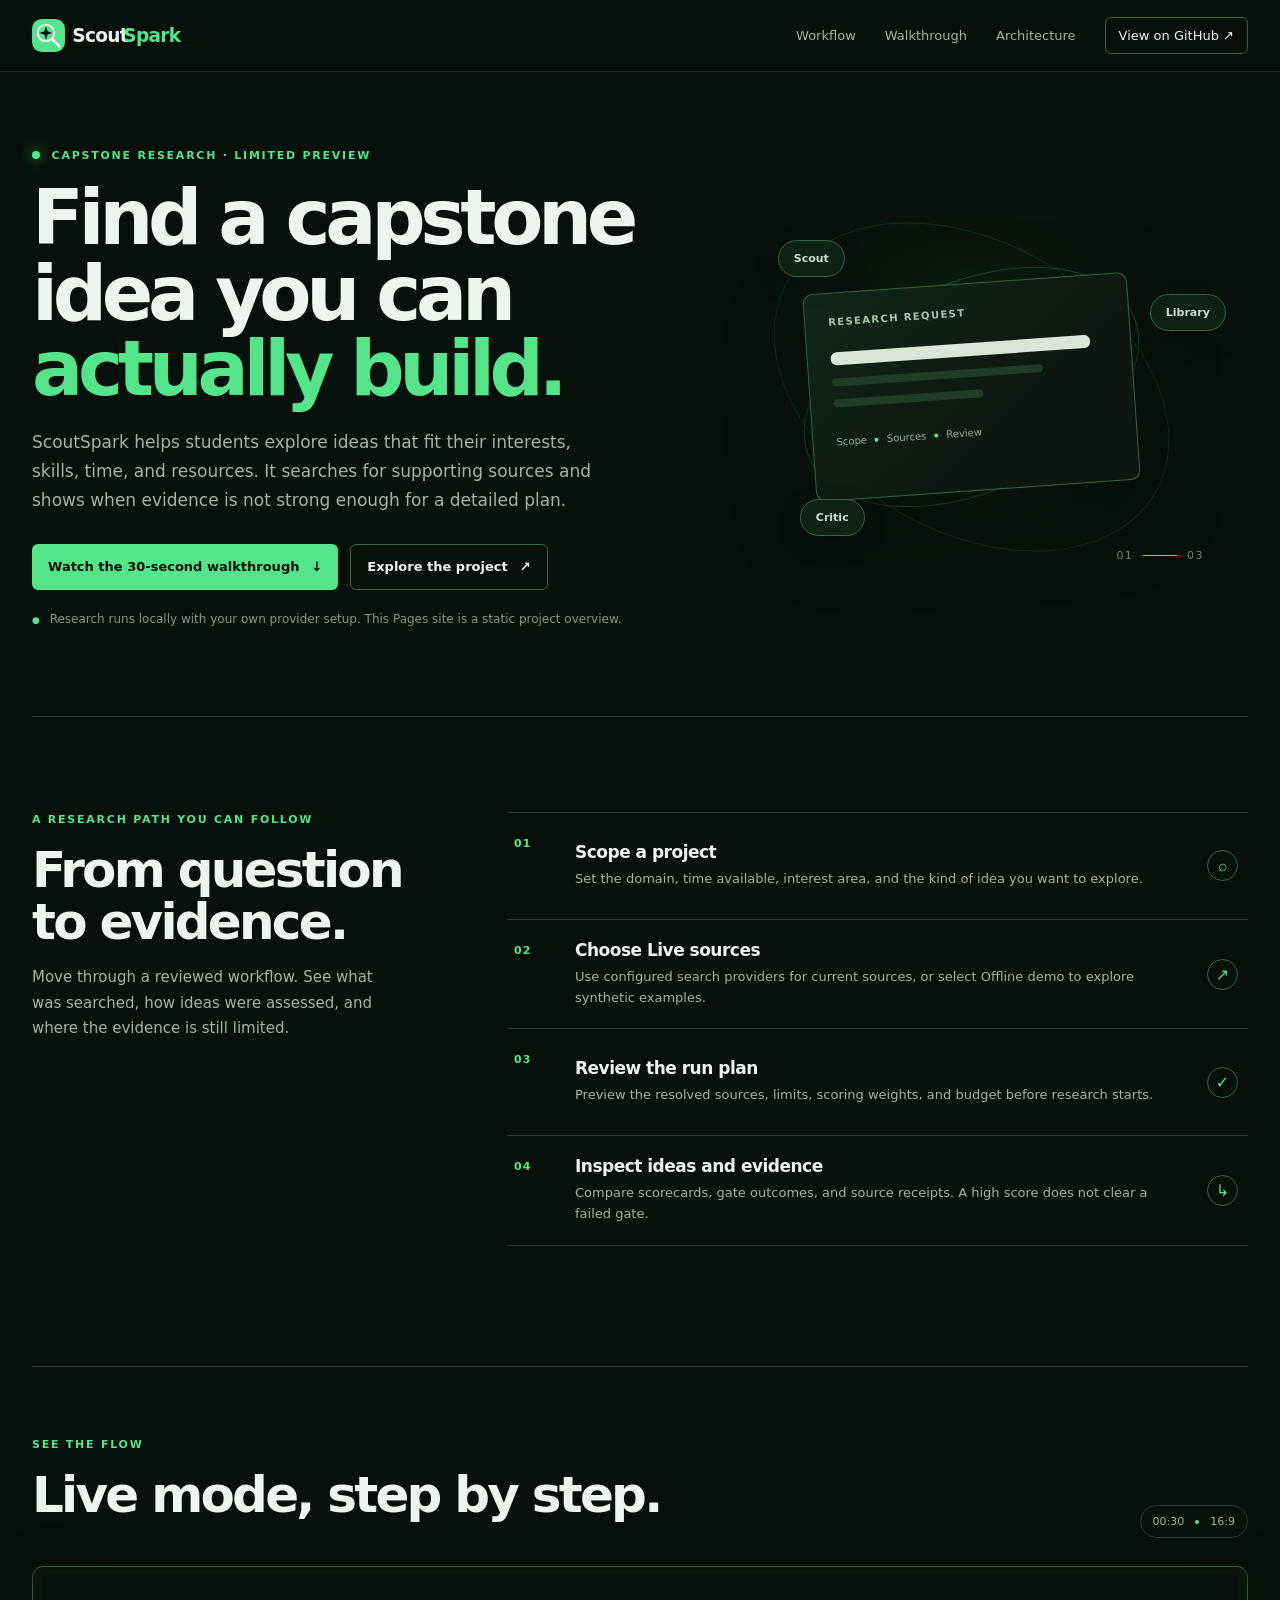
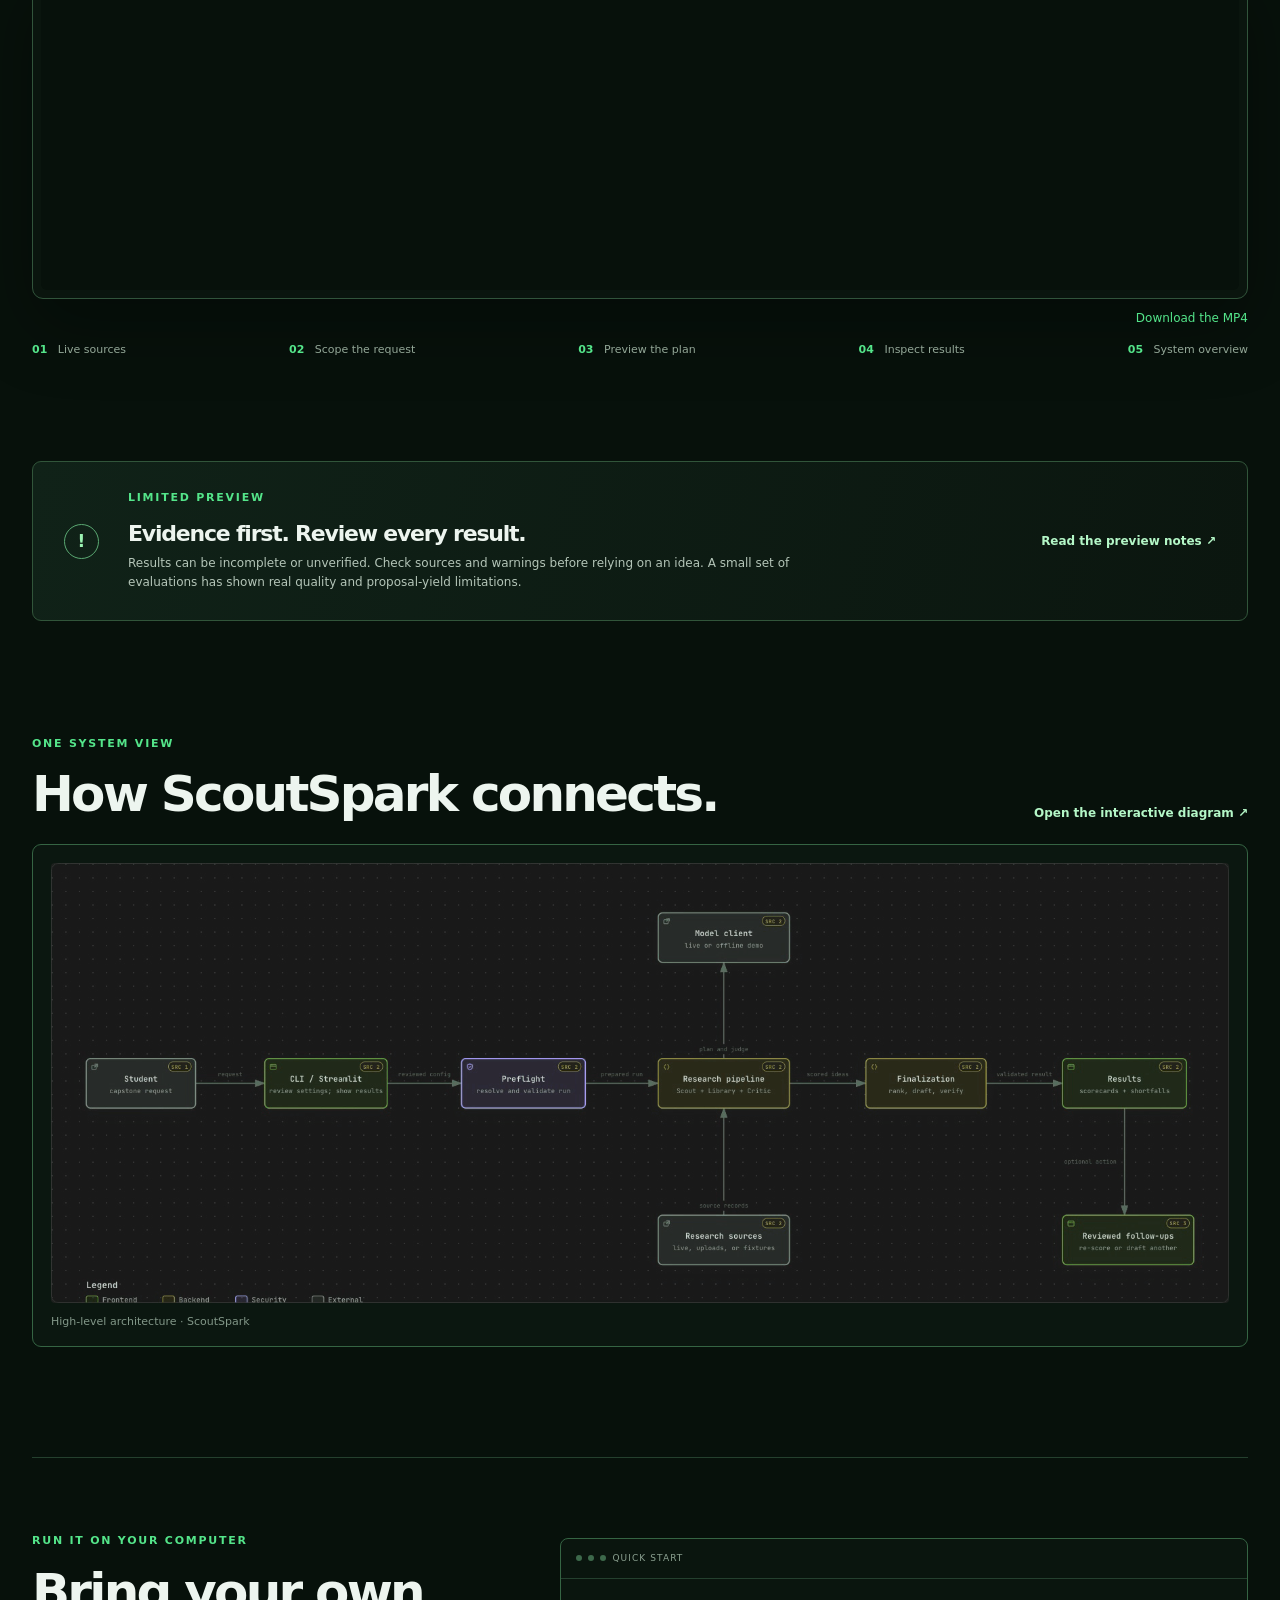
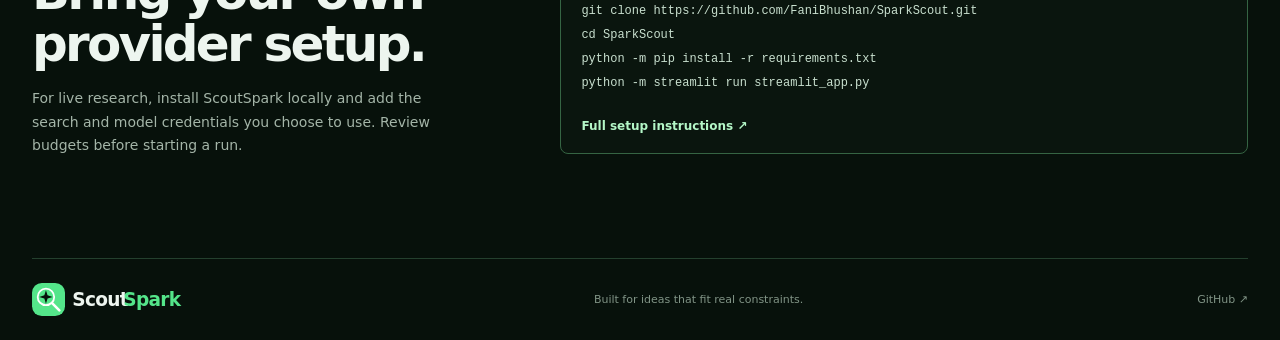
<file: site/index.html>
<!doctype html>
<html lang="en">
  <head>
    <meta charset="utf-8">
    <meta name="viewport" content="width=device-width, initial-scale=1">
    <meta name="theme-color" content="#07110b">
    <meta name="description" content="ScoutSpark helps students explore capstone ideas that fit their interests, skills, time, and resources—with sources and reviewable evidence.">
    <title>ScoutSpark — Find a capstone idea you can build</title>
    <link rel="stylesheet" href="styles.css">
  </head>
  <body>
    <header class="site-header">
      <a class="brand" href="#top" aria-label="ScoutSpark home"><img class="brand-logo" src="assets/scoutspark-logo.svg" alt=""></a>
      <nav aria-label="Main navigation">
        <a href="#workflow">Workflow</a>
        <a href="#walkthrough">Walkthrough</a>
        <a href="#architecture">Architecture</a>
        <a class="nav-cta" href="https://github.com/FaniBhushan/SparkScout">View on GitHub <span aria-hidden="true">↗</span></a>
      </nav>
    </header>

    <main id="top">
      <section class="hero wrap">
        <div class="hero-copy">
          <p class="eyebrow"><span class="pulse" aria-hidden="true"></span> CAPSTONE RESEARCH · LIMITED PREVIEW</p>
          <h1>Find a capstone idea you can <span>actually build.</span></h1>
          <p class="hero-deck">ScoutSpark helps students explore ideas that fit their interests, skills, time, and resources. It searches for supporting sources and shows when evidence is not strong enough for a detailed plan.</p>
          <div class="hero-actions">
            <a class="button button-primary" href="#walkthrough">Watch the 30-second walkthrough <span aria-hidden="true">↓</span></a>
            <a class="button button-secondary" href="https://github.com/FaniBhushan/SparkScout">Explore the project <span aria-hidden="true">↗</span></a>
          </div>
          <p class="local-note"><span aria-hidden="true">●</span> Research runs locally with your own provider setup. This Pages site is a static project overview.</p>
        </div>
        <div class="hero-visual" aria-hidden="true">
          <div class="orbit orbit-one"></div><div class="orbit orbit-two"></div>
          <div class="idea-card">
            <span class="card-tag">RESEARCH REQUEST</span>
            <span class="card-rule rule-long"></span><span class="card-rule"></span><span class="card-rule rule-short"></span>
            <div class="card-footer"><span>Scope</span><span class="tiny-dot"></span><span>Sources</span><span class="tiny-dot"></span><span>Review</span></div>
          </div>
          <div class="node node-scout">Scout</div><div class="node node-library">Library</div><div class="node node-critic">Critic</div>
          <div class="hero-index">01 <i></i> 03</div>
        </div>
      </section>

      <section class="workflow wrap" id="workflow">
        <div class="section-intro">
          <p class="eyebrow">A RESEARCH PATH YOU CAN FOLLOW</p>
          <h2>From question<br>to evidence.</h2>
          <p>Move through a reviewed workflow. See what was searched, how ideas were assessed, and where the evidence is still limited.</p>
        </div>
        <div class="steps">
          <article class="step step-one"><span class="step-number">01</span><div><h3>Scope a project</h3><p>Set the domain, time available, interest area, and the kind of idea you want to explore.</p></div><span class="step-glyph" aria-hidden="true">⌕</span></article>
          <article class="step step-two"><span class="step-number">02</span><div><h3>Choose Live sources</h3><p>Use configured search providers for current sources, or select Offline demo to explore synthetic examples.</p></div><span class="step-glyph" aria-hidden="true">↗</span></article>
          <article class="step step-three"><span class="step-number">03</span><div><h3>Review the run plan</h3><p>Preview the resolved sources, limits, scoring weights, and budget before research starts.</p></div><span class="step-glyph" aria-hidden="true">✓</span></article>
          <article class="step step-four"><span class="step-number">04</span><div><h3>Inspect ideas and evidence</h3><p>Compare scorecards, gate outcomes, and source receipts. A high score does not clear a failed gate.</p></div><span class="step-glyph" aria-hidden="true">↳</span></article>
        </div>
      </section>

      <section class="walkthrough wrap" id="walkthrough">
        <div class="walkthrough-heading">
          <div><p class="eyebrow">SEE THE FLOW</p><h2>Live mode, step by step.</h2></div>
          <span class="duration">00:30 <i></i> 16:9</span>
        </div>
        <div class="video-shell">
          <iframe width="560" height="315" src="https://www.youtube.com/embed/FoZ9eNeRXFE?si=dSEj3HzJXJ0ZtR2E" title="ScoutSpark 30-second live research walkthrough" frameborder="0" allow="accelerometer; autoplay; clipboard-write; encrypted-media; gyroscope; picture-in-picture; web-share" referrerpolicy="strict-origin-when-cross-origin" allowfullscreen></iframe>
        </div>
        <p class="video-download"><a href="assets/scoutspark-walkthrough.mp4">Download the MP4</a></p>
        <div class="video-caption"><span><b>01</b> Live sources</span><span><b>02</b> Scope the request</span><span><b>03</b> Preview the plan</span><span><b>04</b> Inspect results</span><span><b>05</b> System overview</span></div>
      </section>

      <section class="preview-note wrap">
        <div class="notice-icon" aria-hidden="true">!</div>
        <div><p class="eyebrow">LIMITED PREVIEW</p><h2>Evidence first. Review every result.</h2><p>Results can be incomplete or unverified. Check sources and warnings before relying on an idea. A small set of evaluations has shown real quality and proposal-yield limitations.</p></div>
        <a href="https://github.com/FaniBhushan/SparkScout/blob/main/docs/v2-limited-preview-2026-10-08.md">Read the preview notes <span aria-hidden="true">↗</span></a>
      </section>

      <section class="architecture wrap" id="architecture">
        <div class="architecture-heading"><div><p class="eyebrow">ONE SYSTEM VIEW</p><h2>How ScoutSpark connects.</h2></div><a class="text-link" href="https://github.com/FaniBhushan/SparkScout/blob/main/docs/media/scoutspark-architecture-high-level.html">Open the interactive diagram <span aria-hidden="true">↗</span></a></div>
        <figure class="architecture-frame"><img src="assets/high-level-architecture.png" alt="High-level ScoutSpark flow: student request, Streamlit interface, preflight, research pipeline, finalization, and results, with model and source inputs."><figcaption>High-level architecture · ScoutSpark</figcaption></figure>
      </section>

      <section class="start wrap">
        <div><p class="eyebrow">RUN IT ON YOUR COMPUTER</p><h2>Bring your own<br>provider setup.</h2><p>For live research, install ScoutSpark locally and add the search and model credentials you choose to use. Review budgets before starting a run.</p></div>
        <div class="start-card"><span class="terminal-label"><i></i><i></i><i></i> QUICK START</span><code>git clone https://github.com/FaniBhushan/SparkScout.git<br>cd SparkScout<br>python -m pip install -r requirements.txt<br>python -m streamlit run streamlit_app.py</code><a class="text-link" href="https://github.com/FaniBhushan/SparkScout#try-it-on-your-computer">Full setup instructions <span aria-hidden="true">↗</span></a></div>
      </section>
    </main>

    <footer class="site-footer wrap"><a class="brand" href="#top" aria-label="ScoutSpark home"><img class="brand-logo" src="assets/scoutspark-logo.svg" alt=""></a><span>Built for ideas that fit real constraints.</span><a href="https://github.com/FaniBhushan/SparkScout">GitHub <span aria-hidden="true">↗</span></a></footer>
  </body>
</html>
</file>
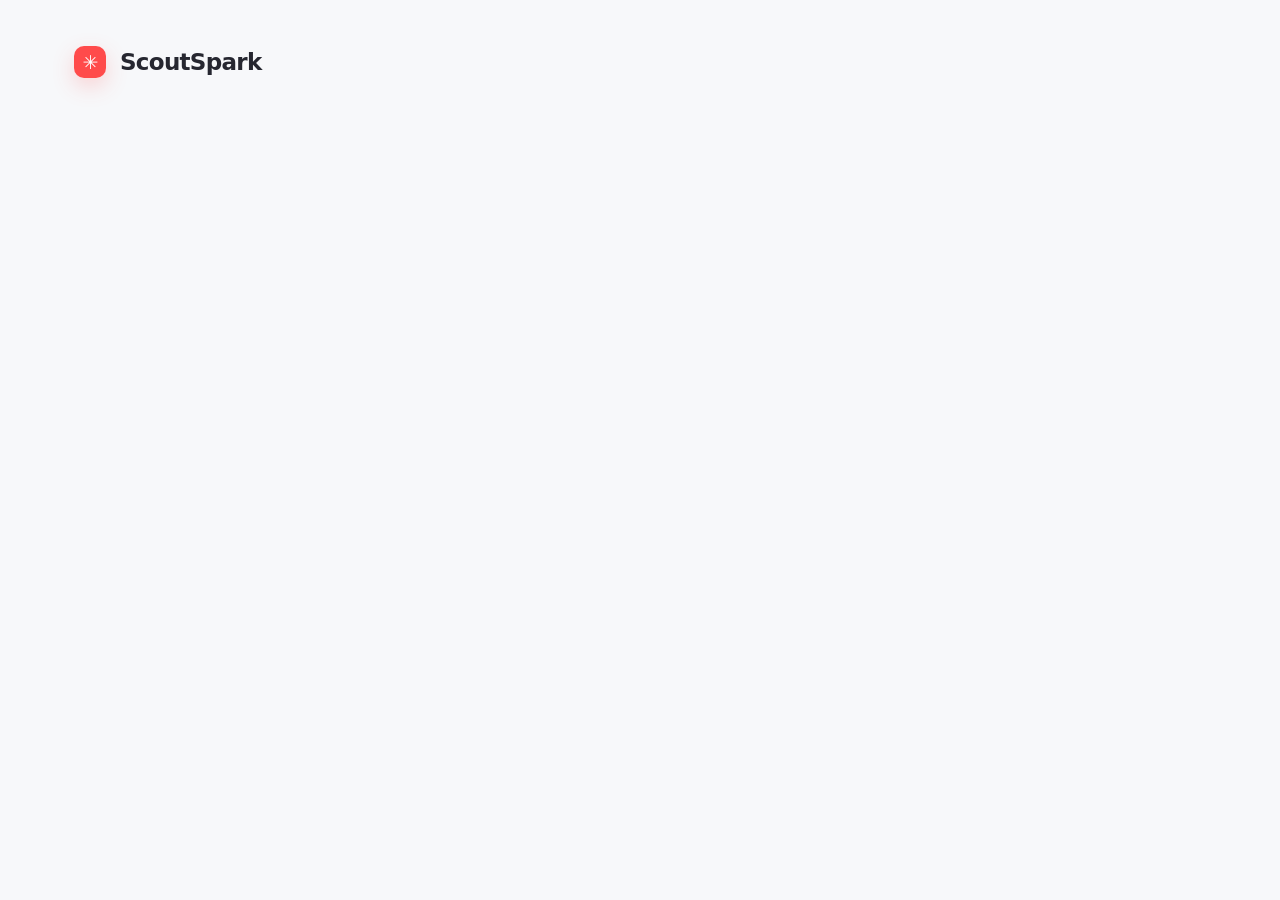
<file: brag-output-2026-10-04-181129/composition/index.html>
<!DOCTYPE html>
<html lang="en">
  <head>
    <meta charset="UTF-8">
    <meta name="viewport" content="width=1920, height=1080">
    <title>ScoutSpark — Capstone ideas, carefully reviewed</title>
    <script src="https://cdn.jsdelivr.net/npm/gsap@3.14.2/dist/gsap.min.js"></script>
    <style>
      * { box-sizing: border-box; }
      html, body { margin: 0; width: 100%; height: 100%; overflow: hidden; }
      body { background: #f7f8fa; color: #262730; font-family: Inter, ui-sans-serif, system-ui, -apple-system, sans-serif; }
      #root { position: relative; width: 100%; height: 100%; overflow: hidden; }
      .clip { position: absolute; inset: 0; display: flex; align-items: center; justify-content: center; }
      .scene { width: 100%; height: 100%; padding: 70px 130px; background-color: #f7f8fa; }
      .scene-mark { position: absolute; top: 46px; left: 74px; display: flex; align-items: center; gap: 14px; font-size: 23px; font-weight: 750; letter-spacing: -0.7px; }
      .spark { width: 32px; height: 32px; border-radius: 10px; background: #ff4b4b; display: grid; place-items: center; color: white; font-size: 19px; box-shadow: 0 8px 22px rgba(255,75,75,.22); }
      .quiet { position: absolute; right: 78px; top: 52px; color: #667085; font-size: 17px; letter-spacing: .02em; }
      .hero-layout { width: 100%; height: 100%; display: grid; grid-template-columns: 0.9fr 1.1fr; align-items: center; gap: 80px; }
      .hero-kicker { color: #ca4242; font-size: 18px; font-weight: 700; letter-spacing: .11em; text-transform: uppercase; margin-bottom: 24px; }
      h1 { font-size: 80px; line-height: 1.03; letter-spacing: -4.5px; max-width: 750px; font-weight: 760; margin: 0; }
      .hero-sub { color: #667085; font-size: 25px; line-height: 1.5; margin-top: 28px; max-width: 640px; }
      .hero-rule { display: flex; align-items: center; gap: 13px; margin-top: 36px; color: #555e6d; font-size: 17px; }
      .dot { width: 9px; height: 9px; border-radius: 50%; background: #ff4b4b; }
      .window { background: #fff; border: 1px solid #e7e9ee; border-radius: 17px; overflow: hidden; box-shadow: 0 32px 80px rgba(23,32,56,.12); }
      .window-bar { height: 54px; background: #fbfbfc; border-bottom: 1px solid #eaecf0; display: flex; align-items: center; padding: 0 20px; gap: 9px; color: #687182; font-size: 14px; }
      .traffic { width: 10px; height: 10px; border-radius: 50%; background: #dadde3; }
      .window-label { margin-left: 9px; }
      .hero-window { width: 760px; transform: rotate(-1.7deg); }
      .hero-window-body { padding: 34px 40px 40px; }
      .app-title { font-size: 30px; font-weight: 750; margin-bottom: 5px; }
      .app-caption { font-size: 14px; color: #667085; margin-bottom: 25px; }
      .field-label { color: #4b5565; font-size: 14px; font-weight: 650; margin: 18px 0 8px; }
      .field { background: white; border: 1px solid #d9dde5; height: 45px; border-radius: 7px; display: flex; align-items: center; padding: 0 13px; font-size: 15px; color: #333b49; }
      .fake-radio { display: inline-flex; gap: 8px; align-items: center; margin-right: 25px; font-size: 15px; }
      .radio { width: 16px; height: 16px; border-radius: 50%; border: 1px solid #aeb5c1; }
      .radio.on { border: 5px solid #ff4b4b; }
      .notice { background: #fff7ed; border: 1px solid #fed7aa; color: #8a4617; border-radius: 8px; padding: 12px 14px; font-size: 13px; line-height: 1.4; margin-top: 20px; }
      .preview-scene { flex-direction: column; align-items: stretch; padding: 116px 150px 74px; }
      .preview-heading { font-size: 43px; letter-spacing: -1.8px; font-weight: 740; margin: 5px 0 9px; }
      .preview-caption { font-size: 18px; color: #697280; margin-bottom: 28px; }
      .preview-window { width: 100%; display: grid; grid-template-columns: 1fr 1fr; }
      .preview-left { padding: 35px 42px; border-right: 1px solid #eceef2; }
      .preview-right { padding: 35px 42px; background: #fbfcfd; }
      .preview-btn { display: inline-flex; align-items: center; background: #ff4b4b; color: #272727; border-radius: 8px; padding: 17px 22px; font-size: 17px; font-weight: 680; box-shadow: 0 7px 14px rgba(255,75,75,.18); }
      .preview-helper { color: #697383; font-size: 15px; line-height: 1.45; margin: 16px 0 22px; max-width: 610px; }
      .tag { color: #686f7d; font-size: 13px; font-weight: 680; text-transform: uppercase; letter-spacing: .08em; margin-bottom: 14px; }
      .resolved { display: grid; grid-template-columns: 1fr 1fr; gap: 15px; }
      .resolved-card { border: 1px solid #e7e9ee; border-radius: 10px; padding: 18px; background: #fff; }
      .resolved-label { color: #707785; font-size: 13px; margin-bottom: 7px; }
      .resolved-value { font-size: 19px; font-weight: 660; }
      .checkmark { width: 30px; height: 30px; color: #14804a; border-radius: 50%; background: #eaf7ef; display: grid; place-items: center; font-size: 17px; margin-bottom: 14px; }
      .results-scene { flex-direction: column; align-items: stretch; padding: 115px 150px 72px; }
      .results-header { display: flex; align-items: flex-end; justify-content: space-between; margin-bottom: 23px; }
      .results-heading { font-size: 40px; letter-spacing: -1.5px; font-weight: 740; }
      .synthetic-chip { border-radius: 99px; border: 1px solid #e9c889; background: #fff8e7; color: #79531a; padding: 10px 15px; font-size: 14px; font-weight: 650; }
      .results-window { width: 100%; display: grid; grid-template-columns: 1fr 1fr; gap: 18px; }
      .result-card { border: 1px solid #e4e7ed; border-radius: 13px; background: #fff; padding: 22px 25px; box-shadow: 0 10px 24px rgba(31,41,55,.045); }
      .result-top { display: flex; justify-content: space-between; align-items: center; margin-bottom: 11px; }
      .rank { color: #707784; font-size: 13px; text-transform: uppercase; letter-spacing: .08em; font-weight: 700; }
      .score { color: #293344; font-size: 24px; font-weight: 730; }
      .result-title { font-size: 23px; font-weight: 720; margin-bottom: 8px; }
      .result-desc { color: #677181; font-size: 15px; line-height: 1.42; min-height: 42px; }
      .scoreline { margin-top: 17px; border-top: 1px solid #eef0f3; padding-top: 13px; display: flex; justify-content: space-between; color: #697382; font-size: 13px; }
      .scoreline strong { color: #354052; font-weight: 650; }
      .caveat { margin-top: 18px; border-radius: 9px; border: 1px solid #f4d0cb; background: #fff7f6; padding: 14px 18px; color: #7c3530; font-size: 15px; display: flex; align-items: center; gap: 11px; }
      .caveat-icon { width: 22px; height: 22px; flex: 0 0 auto; border-radius: 50%; background: #ffe4e1; display: grid; place-items: center; font-size: 14px; font-weight: 750; }
      .evidence-row { display: flex; align-items: center; gap: 8px; margin-top: 13px; font-size: 13px; color: #697382; }
      .evidence-dot { width: 7px; height: 7px; border-radius: 50%; background: #679a78; }
      .close-layout { width: 100%; display: flex; flex-direction: column; align-items: center; text-align: center; }
      .close-spark { width: 72px; height: 72px; border-radius: 23px; background: #ff4b4b; color: white; display: grid; place-items: center; font-size: 40px; margin-bottom: 26px; box-shadow: 0 14px 34px rgba(255,75,75,.22); }
      .close-title { font-size: 68px; letter-spacing: -3.2px; font-weight: 760; }
      .close-copy { font-size: 23px; color: #677181; margin-top: 21px; }
      .close-line { width: 150px; height: 3px; background: #ff4b4b; border-radius: 4px; margin-top: 34px; }
      .audio { display: none; }
    </style>
  </head>
  <body>
    <div data-hf-id="hf-x42y" id="root" data-composition-id="main" data-width="1920" data-height="1080" data-duration="20">
      <section data-hf-id="hf-n7df" id="s1" class="clip scene" data-start="0" data-duration="2.5">
        <div data-hf-id="hf-m0w6" class="scene-mark"><span data-hf-id="hf-b21h" class="spark">✳</span><span data-hf-id="hf-ztpa">ScoutSpark</span></div>
        <div data-hf-id="hf-3khb" class="hero-layout">
          <div data-hf-id="hf-jloi" class="hero-copy">
            <div data-hf-id="hf-v6c7" class="hero-kicker">CAPSTONE IDEAS, CAREFULLY REVIEWED</div>
            <h1 data-hf-id="hf-q1lw" class="hero-title">One project idea.<br data-hf-id="hf-x5px">Several checks.</h1>
            <p data-hf-id="hf-31g3" class="hero-sub">A research plan that leads to ideas you can inspect.</p>
            <div data-hf-id="hf-icqb" class="hero-rule"><span data-hf-id="hf-9gry" class="dot"></span><span data-hf-id="hf-w2j2">Discovery · evidence · evaluation</span></div>
          </div>
          <div data-hf-id="hf-fqxd" class="window hero-window">
            <div data-hf-id="hf-85t8" class="window-bar"><span data-hf-id="hf-lp3g" class="traffic"></span><span data-hf-id="hf-bxpg" class="traffic"></span><span data-hf-id="hf-aqsd" class="traffic"></span><span data-hf-id="hf-l58u" class="window-label">ScoutSpark / configure</span></div>
            <div data-hf-id="hf-b4xa" class="hero-window-body">
              <div data-hf-id="hf-s7mj" class="app-title">ScoutSpark</div>
              <div data-hf-id="hf-xmbi" class="app-caption">Review the source plan and scoring weights before starting research.</div>
              <div data-hf-id="hf-kbx1" class="field-label">Domain</div><div data-hf-id="hf-jb8v" class="field">Computer science&#160; ▾</div>
              <div data-hf-id="hf-4wb8" class="field-label">Data mode</div><div data-hf-id="hf-yeow"><span data-hf-id="hf-z04u" class="fake-radio"><i data-hf-id="hf-gloo" class="radio on"></i> Offline demo</span><span data-hf-id="hf-wkpc" class="fake-radio"><i data-hf-id="hf-smml" class="radio"></i> Live sources</span></div>
              <div data-hf-id="hf-of40" class="notice">Fully offline demo: frozen synthetic sources and deterministic model responses. Not real-world evidence.</div>
            </div>
          </div>
        </div>
      </section>

      <section data-hf-id="hf-4jwy" id="s2" class="clip scene" data-start="2.5" data-duration="4">
        <div data-hf-id="hf-rw22" class="scene-mark"><span data-hf-id="hf-apmx" class="spark">✳</span><span data-hf-id="hf-34si">ScoutSpark</span></div><div data-hf-id="hf-zyam" class="quiet">01 / Configure</div>
        <div data-hf-id="hf-3yfe" class="hero-layout" style="grid-template-columns:.68fr 1.32fr; gap:60px;">
          <div data-hf-id="hf-dckm" class="hero-copy">
            <div data-hf-id="hf-2in7" class="hero-kicker">START WITH A QUESTION</div>
            <h1 data-hf-id="hf-gxnl" class="hero-title" style="font-size:64px;">Set the scope.<br data-hf-id="hf-rsrt">Choose the mode.</h1>
            <p data-hf-id="hf-et22" class="hero-sub" style="font-size:22px;">A structured request defines the domain, deadline, and how many ideas to explore.</p>
          </div>
          <div data-hf-id="hf-333z" class="window config-window">
            <div data-hf-id="hf-ws90" class="window-bar"><span data-hf-id="hf-b53e" class="traffic"></span><span data-hf-id="hf-d4mj" class="traffic"></span><span data-hf-id="hf-dixk" class="traffic"></span><span data-hf-id="hf-yvv6" class="window-label">ScoutSpark / research setup</span></div>
            <div data-hf-id="hf-k10i" class="hero-window-body" style="padding:30px 36px;">
              <div data-hf-id="hf-nf8b" class="app-title">ScoutSpark</div><div data-hf-id="hf-cc9u" class="app-caption">Review the source plan and scoring weights before starting research.</div>
              <div data-hf-id="hf-6bos" class="field-label">Data mode</div><div data-hf-id="hf-y7yw"><span data-hf-id="hf-4dwy" class="fake-radio"><i data-hf-id="hf-hjr4" class="radio on"></i> Offline demo</span><span data-hf-id="hf-dbjc" class="fake-radio"><i data-hf-id="hf-p39d" class="radio"></i> Live sources</span></div>
              <div data-hf-id="hf-8k45" class="field-label">Synthetic fixture set</div><div data-hf-id="hf-r8h0" class="field">ai_engineering_capstone_01&#160; ▾</div>
              <div data-hf-id="hf-2l4o" class="notice">Fully offline demo: frozen synthetic sources and deterministic model responses. Not real-world evidence.</div>
              <div data-hf-id="hf-z79l" class="field-label">Domain</div><div data-hf-id="hf-ctit" class="field">AI engineering</div>
              <div data-hf-id="hf-rec5" class="field-label">Evaluation priority</div><div data-hf-id="hf-be4e" class="field">Balanced&#160; ▾</div>
            </div>
          </div>
        </div>
      </section>

      <section data-hf-id="hf-2blt" id="s3" class="clip scene preview-scene" data-start="6.5" data-duration="5">
        <div data-hf-id="hf-sad3" class="scene-mark"><span data-hf-id="hf-bwk0" class="spark">✳</span><span data-hf-id="hf-3j3j">ScoutSpark</span></div><div data-hf-id="hf-83ep" class="quiet">02 / Review the plan</div>
        <h2 data-hf-id="hf-z3tq" class="preview-heading">Preview before research.</h2>
        <p data-hf-id="hf-3ny9" class="preview-caption">Check the resolved settings before any search begins.</p>
        <div data-hf-id="hf-7z9p" class="window preview-window">
          <div data-hf-id="hf-cr0e" class="preview-left">
            <div data-hf-id="hf-fkww" class="preview-btn">Preview and validate configuration</div>
            <p data-hf-id="hf-f7hs" class="preview-helper">Preview checks that your request and settings can run, then shows which sources, limits, evaluation weights, and budget will be used. It does not start research or call search providers or the model.</p>
            <div data-hf-id="hf-d0yh" class="field-label">Run mode</div><div data-hf-id="hf-k3ks" class="field" style="width:220px;">sequential&#160; ▾</div>
          </div>
          <div data-hf-id="hf-13ed" class="preview-right">
            <div data-hf-id="hf-uw8w" class="checkmark">✓</div><div data-hf-id="hf-fnok" class="tag">Resolved preview</div>
            <div data-hf-id="hf-uj8o" class="resolved">
              <div data-hf-id="hf-2mfn" class="resolved-card"><div data-hf-id="hf-3rll" class="resolved-label">Domain</div><div data-hf-id="hf-rczx" class="resolved-value">AI engineering</div></div>
              <div data-hf-id="hf-lz77" class="resolved-card"><div data-hf-id="hf-5s6s" class="resolved-label">Search preset</div><div data-hf-id="hf-9ni0" class="resolved-value">Balanced search</div></div>
              <div data-hf-id="hf-lkw6" class="resolved-card"><div data-hf-id="hf-2pmk" class="resolved-label">Rubric</div><div data-hf-id="hf-79ws" class="resolved-value">Balanced</div></div>
              <div data-hf-id="hf-l6l5" class="resolved-card"><div data-hf-id="hf-rppx" class="resolved-label">Providers</div><div data-hf-id="hf-rr38" class="resolved-value">1 ready</div></div>
            </div>
          </div>
        </div>
      </section>

      <section data-hf-id="hf-417r" id="s4" class="clip scene results-scene" data-start="11.5" data-duration="6">
        <div data-hf-id="hf-soo4" class="scene-mark"><span data-hf-id="hf-bi8z" class="spark">✳</span><span data-hf-id="hf-3xek">ScoutSpark</span></div><div data-hf-id="hf-ohhc" class="quiet">03 / Inspect the result</div>
        <div data-hf-id="hf-uzsc" class="results-header"><div data-hf-id="hf-v7z5" class="results-heading">Top 2 finalists by weighted score</div><div data-hf-id="hf-nnxg" class="synthetic-chip">Synthetic demo data · not real-world evidence</div></div>
        <div data-hf-id="hf-4tzf" class="results-window">
          <article data-hf-id="hf-bggn" class="result-card result-one">
            <div data-hf-id="hf-b11p" class="result-top"><span data-hf-id="hf-w0nx" class="rank">#1 finalist</span><span data-hf-id="hf-gej3" class="score">84.2 / 100</span></div>
            <div data-hf-id="hf-czgt" class="result-title">Campus energy use explorer</div>
            <div data-hf-id="hf-56a2" class="result-desc">Compare energy patterns. Shape practical research questions.</div>
            <div data-hf-id="hf-tp5s" class="scoreline"><span data-hf-id="hf-lvch">Evidence quality</span><strong data-hf-id="hf-azg1">4.2 / 5 · balanced</strong></div>
            <div data-hf-id="hf-vntg" class="evidence-row"><i data-hf-id="hf-8pft" class="evidence-dot"></i><span data-hf-id="hf-zw53">Evidence to inspect</span></div>
          </article>
          <article data-hf-id="hf-mlfp" class="result-card result-two">
            <div data-hf-id="hf-lyrl" class="result-top"><span data-hf-id="hf-wage" class="rank">#2 finalist</span><span data-hf-id="hf-l42o" class="score">78.6 / 100</span></div>
            <div data-hf-id="hf-1e64" class="result-title">Accessible campus route planner</div>
            <div data-hf-id="hf-q30h" class="result-desc">Map access needs. Make route assumptions visible.</div>
            <div data-hf-id="hf-t7yw" class="scoreline"><span data-hf-id="hf-621o">Evaluation method</span><strong data-hf-id="hf-2bc2">3.8 / 5 · balanced</strong></div>
            <div data-hf-id="hf-wlt8" class="evidence-row"><i data-hf-id="hf-yldp" class="evidence-dot"></i><span data-hf-id="hf-ss8x">Citations to inspect</span></div>
          </article>
        </div>
        <div data-hf-id="hf-3eig" class="caveat"><span data-hf-id="hf-7nw0" class="caveat-icon">!</span><span data-hf-id="hf-6plx">A high score does not clear a failed gate. Review gate warnings and evidence before choosing an idea.</span></div>
      </section>

      <section data-hf-id="hf-vg1i" id="s5" class="clip scene" data-start="17.5" data-duration="2.5">
        <div data-hf-id="hf-t2z5" class="scene-mark"><span data-hf-id="hf-5gqq" class="spark">✳</span><span data-hf-id="hf-4bpl">ScoutSpark</span></div>
        <div data-hf-id="hf-uj03" class="close-layout"><div data-hf-id="hf-mnf5" class="close-spark">✳</div><div data-hf-id="hf-21y1" class="close-title">Good ideas get reviewed.</div><div data-hf-id="hf-zq6k" class="close-copy">Review the source plan and scoring weights before starting research.</div><div data-hf-id="hf-xv2j" class="close-line"></div></div>
      </section>

      <audio data-hf-id="hf-xfnu" id="music" class="audio" data-start="0" data-duration="20" data-track-index="10" data-volume="0.32" data-fade-in="0.35" data-fade-out="1" src="assets/music/happy-beats-business-moves-vol-1-by-ende-dot-app.mp3"></audio>
      <audio data-hf-id="hf-sipt" id="click-preview" data-start="6.52" data-duration="0.01" data-track-index="11" data-volume="0.62" src="assets/sfx/interface/click_003.ogg"></audio>
      <audio data-hf-id="hf-r8ba" id="result-accent" data-start="11.5" data-duration="0.19" data-track-index="12" data-volume="0.34" src="assets/sfx/impact/impactSoft_medium_001.ogg"></audio>
    </div>
    <script>
      const tl = gsap.timeline({ paused: true });
      // The first frame stays clean; each scene's content settles without moving its timed clip.
      tl.fromTo(".hero-title", { y: 22, opacity: 0 }, { y: 0, opacity: 1, duration: 0.55, ease: "power3.out" }, 0.18);
      tl.fromTo(".hero-sub, .hero-rule", { y: 12, opacity: 0 }, { y: 0, opacity: 1, duration: 0.42, stagger: 0.08, ease: "power2.out" }, 0.5);
      tl.fromTo(".hero-window", { x: 38, opacity: 0 }, { x: 0, opacity: 1, duration: 0.62, ease: "power3.out" }, 0.24);
      tl.fromTo(".config-window", { x: 35, opacity: 0 }, { x: 0, opacity: 1, duration: 0.55, ease: "power3.out" }, 2.72);
      tl.fromTo("#s2 .hero-title", { y: 18, opacity: 0 }, { y: 0, opacity: 1, duration: 0.45, ease: "power2.out" }, 2.72);
      tl.fromTo(".preview-heading, .preview-caption", { y: 14, opacity: 0 }, { y: 0, opacity: 1, duration: 0.45, stagger: 0.08, ease: "power2.out" }, 6.52);
      tl.fromTo(".preview-window", { y: 22, opacity: 0 }, { y: 0, opacity: 1, duration: 0.6, ease: "power3.out" }, 6.9);
      // Beat-grid: finalist cards at 12.02s and 12.52s, then remain together for reading.
      tl.fromTo(".results-heading", { y: 18, opacity: 0 }, { y: 0, opacity: 1, duration: 0.5, ease: "power3.out" }, 11.52);
      tl.fromTo(".result-one", { y: 18, opacity: 0 }, { y: 0, opacity: 1, duration: 0.45, ease: "power2.out" }, 12.02);
      tl.fromTo(".result-two", { y: 18, opacity: 0 }, { y: 0, opacity: 1, duration: 0.45, ease: "power2.out" }, 12.52);
      // Beat-locked to the bundled preset's 17.02s strong cue.
      tl.fromTo(".caveat", { y: 12, opacity: 0 }, { y: 0, opacity: 1, duration: 0.4, ease: "power2.out" }, 17.02);
      // Beat-locked to the 17.52s strong cue; hold through the final frame.
      tl.fromTo(".close-layout", { y: 18, opacity: 0 }, { y: 0, opacity: 1, duration: 0.6, ease: "power3.out" }, 17.52);
      window.__timelines["main"] = tl;
    </script>
  </body>
</html>
</file>
<file: site/styles.css>
:root {
  color-scheme: dark;
  --bg: #07110b;
  --panel: #0c1911;
  --panel-raised: #102319;
  --line: #24402e;
  --line-bright: #356443;
  --text: #edf5ef;
  --muted: #a4b5a8;
  --green: #54e58a;
  --green-soft: #b4f7c7;
  --max-width: 1240px;
  font-family: Inter, ui-sans-serif, system-ui, -apple-system, BlinkMacSystemFont, "Segoe UI", sans-serif;
  background: var(--bg);
  color: var(--text);
  scroll-behavior: smooth;
}

* { box-sizing: border-box; }
body { margin: 0; min-width: 320px; background: var(--bg); color: var(--text); }
a { color: inherit; text-decoration: none; }
a:focus-visible { outline: 3px solid var(--green); outline-offset: 5px; border-radius: 4px; }
.wrap { width: min(var(--max-width), calc(100% - 64px)); margin-inline: auto; }
.site-header { position: sticky; z-index: 10; top: 0; display: flex; align-items: center; justify-content: space-between; width: 100%; padding: 17px max(32px, calc((100vw - var(--max-width)) / 2)); border-bottom: 1px solid rgba(91, 143, 106, .2); background: rgba(7, 17, 11, .9); backdrop-filter: blur(16px); }
.brand { display: inline-flex; align-items: center; flex: none; }
.brand-logo { display: block; width: 168px; height: auto; }
nav { display: flex; align-items: center; gap: 29px; font-size: 13px; color: var(--muted); }
nav a:hover, .site-footer a:hover, .text-link:hover { color: var(--green-soft); }
.nav-cta { padding: 10px 13px; border: 1px solid var(--line-bright); border-radius: 6px; color: var(--text); }
.hero { display: grid; grid-template-columns: 1fr .9fr; align-items: center; gap: 48px; min-height: 635px; padding-block: 76px 90px; }
.hero-copy { max-width: 650px; }
.eyebrow { margin: 0 0 17px; color: var(--green); font-size: 11px; line-height: 1.4; font-weight: 760; letter-spacing: .16em; }
.pulse { display: inline-block; width: 8px; height: 8px; margin-right: 6px; border-radius: 50%; background: var(--green); box-shadow: 0 0 13px rgba(84, 229, 138, .7); }
h1, h2, h3, p { margin-top: 0; }
h1 { max-width: 650px; margin-bottom: 22px; font-size: clamp(48px, 6vw, 76px); line-height: .99; letter-spacing: -.07em; font-weight: 720; }
h1 span { color: var(--green); }
.hero-deck { max-width: 580px; color: var(--muted); font-size: 17px; line-height: 1.7; }
.hero-actions { display: flex; flex-wrap: wrap; gap: 12px; margin-top: 29px; }
.button { display: inline-flex; align-items: center; justify-content: center; gap: 12px; min-height: 46px; padding: 0 16px; border-radius: 6px; font-size: 13px; font-weight: 700; transition: transform .2s ease, background .2s ease; }
.button:hover { transform: translateY(-2px); }
.button-primary { background: var(--green); color: #07110b; }
.button-primary:hover { background: #85f2a8; }
.button-secondary { border: 1px solid var(--line-bright); color: var(--text); }
.local-note { margin: 22px 0 0; color: #84988a; font-size: 12px; }
.local-note span { margin-right: 6px; color: var(--green); font-size: 9px; }
.hero-visual { position: relative; display: grid; place-items: center; min-height: 400px; isolation: isolate; }
.hero-visual::before { position: absolute; z-index: -1; width: min(37vw, 450px); aspect-ratio: 1; border-radius: 50%; background: radial-gradient(circle, rgba(41, 139, 76, .23), rgba(13, 63, 31, .09) 48%, transparent 72%); content: ""; }
.orbit { position: absolute; width: 355px; height: 210px; border: 1px solid rgba(84, 229, 138, .23); border-radius: 50%; transform: rotate(-24deg); }
.orbit-two { width: 425px; height: 290px; border-color: rgba(84, 229, 138, .12); transform: rotate(30deg); }
.idea-card { position: relative; width: 325px; min-height: 208px; padding: 23px; border: 1px solid #356344; border-radius: 10px; background: linear-gradient(140deg, #11261a, #0b1710 68%); box-shadow: 0 30px 80px rgba(0, 0, 0, .42); transform: rotate(-4deg); }
.card-tag { display: block; margin-bottom: 25px; color: #a8c4af; font-size: 10px; font-weight: 700; letter-spacing: .14em; }
.card-rule { display: block; width: 76%; height: 8px; margin-top: 13px; border-radius: 6px; background: #203b2a; }
.rule-long { width: 94%; height: 13px; background: #d7e8db; }
.rule-short { width: 54%; }
.card-footer { display: flex; align-items: center; gap: 8px; margin-top: 29px; color: #9ab09e; font-size: 10px; }
.tiny-dot { width: 4px; height: 4px; border-radius: 50%; background: var(--green); }
.node { position: absolute; padding: 11px 15px; border: 1px solid #356344; border-radius: 99px; background: #0e2115; color: #c9dfce; font-size: 11px; font-weight: 690; box-shadow: 0 8px 25px rgba(0,0,0,.2); }
.node-scout { top: 53px; left: 15%; }
.node-library { top: 107px; right: 4%; }
.node-critic { bottom: 51px; left: 19%; }
.hero-index { position: absolute; right: 8%; bottom: 25px; display: flex; align-items: center; gap: 10px; color: #6e8675; font-size: 11px; letter-spacing: .12em; }
.hero-index i { width: 34px; height: 1px; background: var(--green); }
.workflow { display: grid; grid-template-columns: .7fr 1.3fr; gap: 76px; padding-block: 95px 120px; border-top: 1px solid var(--line); }
.section-intro h2, .walkthrough h2, .architecture h2, .start h2, .preview-note h2 { margin-bottom: 17px; font-size: clamp(34px, 4vw, 50px); line-height: 1.04; letter-spacing: -.055em; }
.section-intro > p:last-child { max-width: 360px; color: var(--muted); font-size: 15px; line-height: 1.7; }
.steps { border-top: 1px solid var(--line); }
.step { position: relative; display: grid; grid-template-columns: 46px 1fr 34px; align-items: center; gap: 15px; min-height: 107px; padding: 20px 7px; border-bottom: 1px solid var(--line); }
.step-number { align-self: start; padding-top: 4px; color: var(--green); font-size: 11px; font-weight: 740; letter-spacing: .1em; }
.step h3 { margin: 0 0 7px; font-size: 17px; letter-spacing: -.03em; }
.step p { max-width: 610px; margin: 0; color: var(--muted); font-size: 13px; line-height: 1.6; }
.step-glyph { display: grid; place-items: center; width: 31px; height: 31px; border: 1px solid var(--line-bright); border-radius: 50%; color: var(--green); font-size: 16px; }
.walkthrough { padding-block: 70px 105px; border-top: 1px solid var(--line); }
.walkthrough-heading, .architecture-heading { display: flex; align-items: end; justify-content: space-between; gap: 24px; margin-bottom: 28px; }
.duration { display: inline-flex; align-items: center; gap: 11px; padding: 9px 12px; border: 1px solid var(--line); border-radius: 99px; color: var(--muted); font-size: 11px; }
.duration i { width: 4px; height: 4px; border-radius: 50%; background: var(--green); }
.video-shell { overflow: hidden; padding: 8px; border: 1px solid #31543b; border-radius: 11px; background: #0a150e; box-shadow: 0 28px 70px rgba(0, 0, 0, .32); }
video, .video-shell iframe { display: block; width: 100%; aspect-ratio: 16 / 9; border: 0; border-radius: 6px; background: #07110b; }
.video-download { margin: 12px 0 0; text-align: right; font-size: 12px; }
.video-download a { color: var(--green); }
.video-caption { display: flex; flex-wrap: wrap; justify-content: space-between; gap: 12px; padding-top: 18px; color: #93a797; font-size: 11px; }
.video-caption b { margin-right: 7px; color: var(--green); font-weight: 720; }
.preview-note { display: grid; grid-template-columns: 42px 1fr auto; align-items: center; gap: 22px; margin-bottom: 110px; padding: 28px 31px; border: 1px solid #31553a; border-radius: 9px; background: linear-gradient(105deg, #102218, #0b160f); }
.notice-icon { display: grid; place-items: center; width: 35px; height: 35px; border: 1px solid #5aa872; border-radius: 50%; color: #9bf3b2; font-size: 17px; font-weight: 700; }
.preview-note .eyebrow { color: var(--green); }
.preview-note h2 { margin-bottom: 8px; font-size: 22px; }
.preview-note p:not(.eyebrow) { max-width: 700px; margin: 0; color: #b4c5b8; font-size: 12px; line-height: 1.6; }
.preview-note > a, .text-link { color: var(--green-soft); font-size: 12px; font-weight: 680; white-space: nowrap; }
.architecture { padding-block: 5px 110px; }
.architecture-heading { margin-bottom: 24px; }
.architecture-heading h2 { margin: 0; }
.architecture-frame { margin: 0; padding: 18px; border: 1px solid var(--line-bright); border-radius: 9px; background: #0b1710; }
.architecture-frame img { display: block; width: 100%; height: auto; border-radius: 4px; filter: invert(.91) hue-rotate(90deg) saturate(.8); }
.architecture-frame figcaption { padding-top: 12px; color: #829788; font-size: 11px; }
.start { display: grid; grid-template-columns: .8fr 1.2fr; align-items: center; gap: 70px; padding-block: 75px 100px; border-top: 1px solid var(--line); }
.start > div:first-child > p:last-child { max-width: 430px; margin: 0; color: var(--muted); font-size: 14px; line-height: 1.7; }
.start-card { overflow: hidden; border: 1px solid var(--line-bright); border-radius: 8px; background: #0a150e; }
.terminal-label { display: flex; align-items: center; gap: 6px; height: 40px; padding-inline: 15px; border-bottom: 1px solid var(--line); color: #8ba090; font-size: 9px; letter-spacing: .12em; }
.terminal-label i { width: 6px; height: 6px; border-radius: 50%; background: #3d694b; }
code { display: block; padding: 20px; color: #c8dfce; font: 12px/2 ui-monospace, SFMono-Regular, Menlo, monospace; overflow-wrap: anywhere; }
.start-card .text-link { display: inline-block; margin: 0 20px 20px; }
.site-footer { display: flex; align-items: center; justify-content: space-between; min-height: 82px; border-top: 1px solid var(--line); color: #819486; font-size: 11px; }
.site-footer .brand { color: var(--text); }

@media (max-width: 800px) {
  .wrap { width: min(100% - 40px, var(--max-width)); }
  .site-header { position: static; padding: 15px 20px; }
  nav { gap: 16px; }
  nav > a:not(.nav-cta) { display: none; }
  .hero { grid-template-columns: 1fr; gap: 15px; min-height: 0; padding-block: 75px 65px; }
  .hero-visual { min-height: 340px; }
  .idea-card { width: min(325px, 78vw); }
  .workflow { grid-template-columns: 1fr; gap: 34px; padding-block: 70px; }
  .section-intro h2 br { display: none; }
  .preview-note { grid-template-columns: 38px 1fr; margin-bottom: 75px; }
  .preview-note > a { grid-column: 2; }
  .start { grid-template-columns: 1fr; gap: 30px; }
  .site-footer > span { display: none; }
}
@media (max-width: 520px) {
  .wrap { width: calc(100% - 32px); }
  .site-header { padding-inline: 16px; }
  .brand-logo { width: 150px; }
  .nav-cta { padding: 8px 10px; font-size: 11px; }
  .hero { padding-top: 55px; }
  h1 { font-size: 47px; }
  .hero-deck { font-size: 15px; }
  .hero-actions { align-items: stretch; flex-direction: column; }
  .hero-actions .button { justify-content: space-between; }
  .hero-visual { min-height: 295px; }
  .orbit { width: 290px; height: 175px; }
  .orbit-two { width: 340px; height: 240px; }
  .node-scout { left: 1%; }
  .node-library { right: -1%; }
  .node-critic { left: 4%; }
  .step { grid-template-columns: 32px 1fr 31px; gap: 10px; }
  .walkthrough-heading, .architecture-heading { align-items: start; flex-direction: column; }
  .duration { margin-top: -7px; }
  .video-caption { justify-content: start; }
  .preview-note { grid-template-columns: 1fr; gap: 12px; padding: 22px; }
  .preview-note > a { grid-column: auto; }
  .architecture-frame { padding: 9px; }
  .site-footer { gap: 10px; }
  .site-footer > a:last-child { font-size: 11px; }
}
@media (prefers-reduced-motion: reduce) {
  :root { scroll-behavior: auto; }
  *, *::before, *::after { transition-duration: .01ms !important; animation-duration: .01ms !important; animation-iteration-count: 1 !important; }
}
</file>
